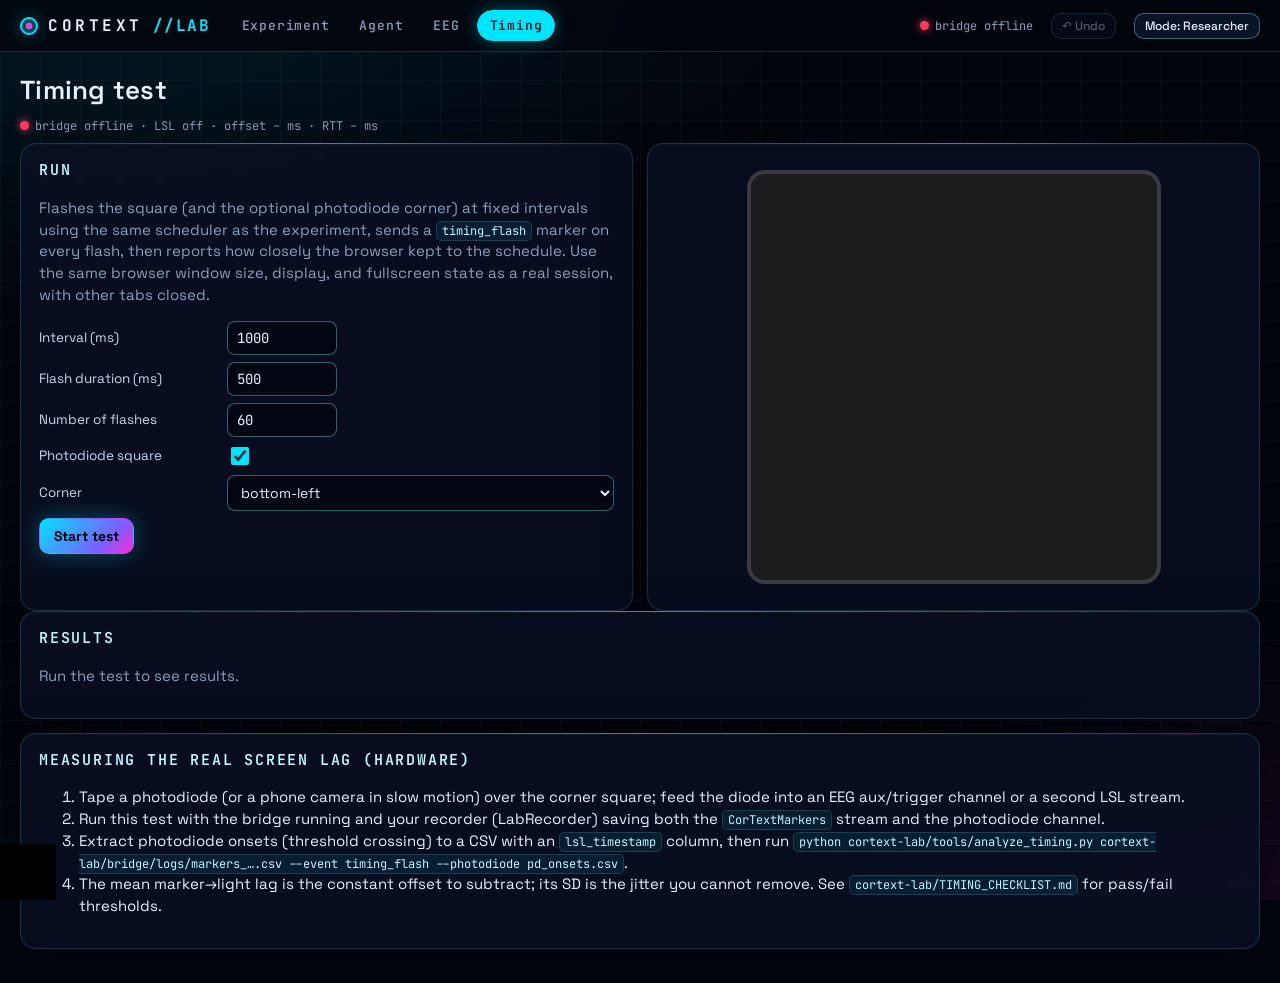
<file: cortext-lab/web/timing.html>
<!doctype html>
<html lang="en">
<head>
  <meta charset="utf-8">
  <title>CorText Lab – timing test</title>
  <meta http-equiv="refresh" content="0; url=index.html#/timing">
</head>
<body>The timing test is now the Timing tab: <a href="index.html#/timing">open it</a>.
<script>location.replace('index.html#/timing');</script>
</body>
</html>
</file>
